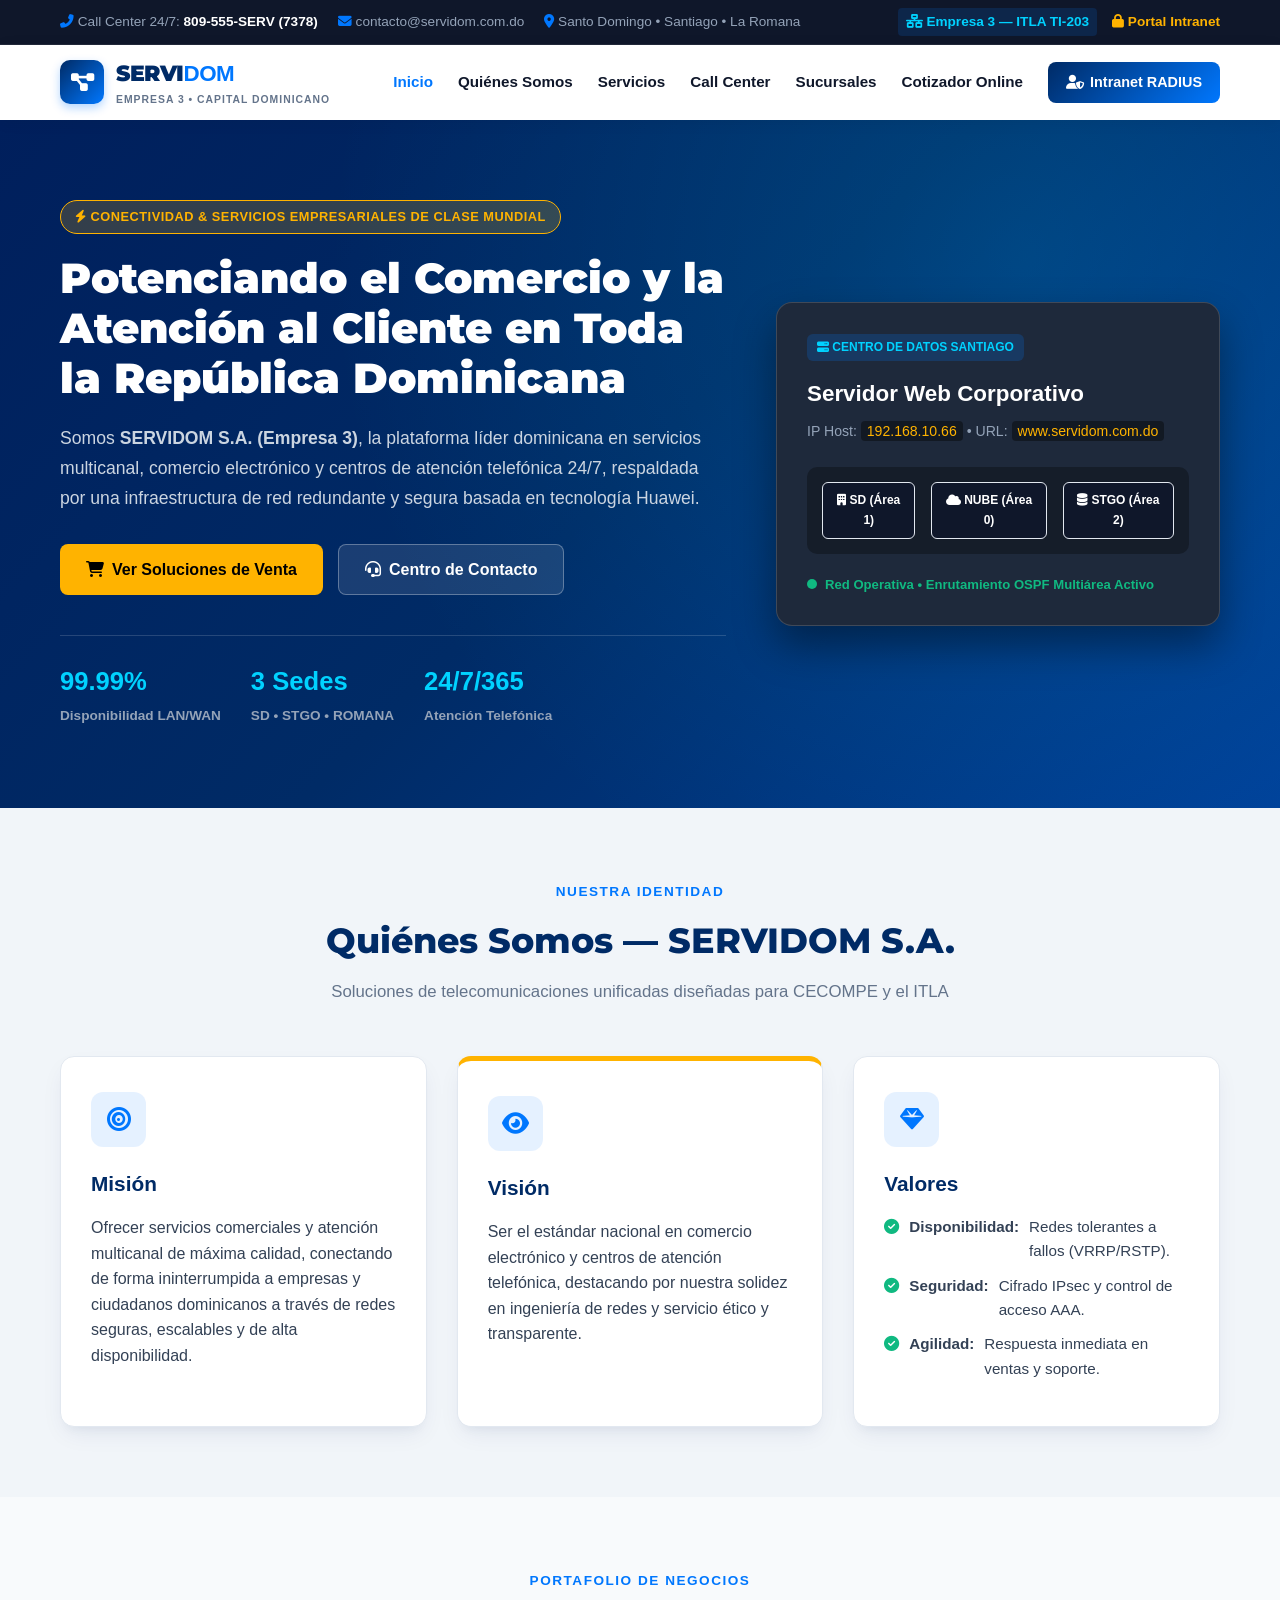
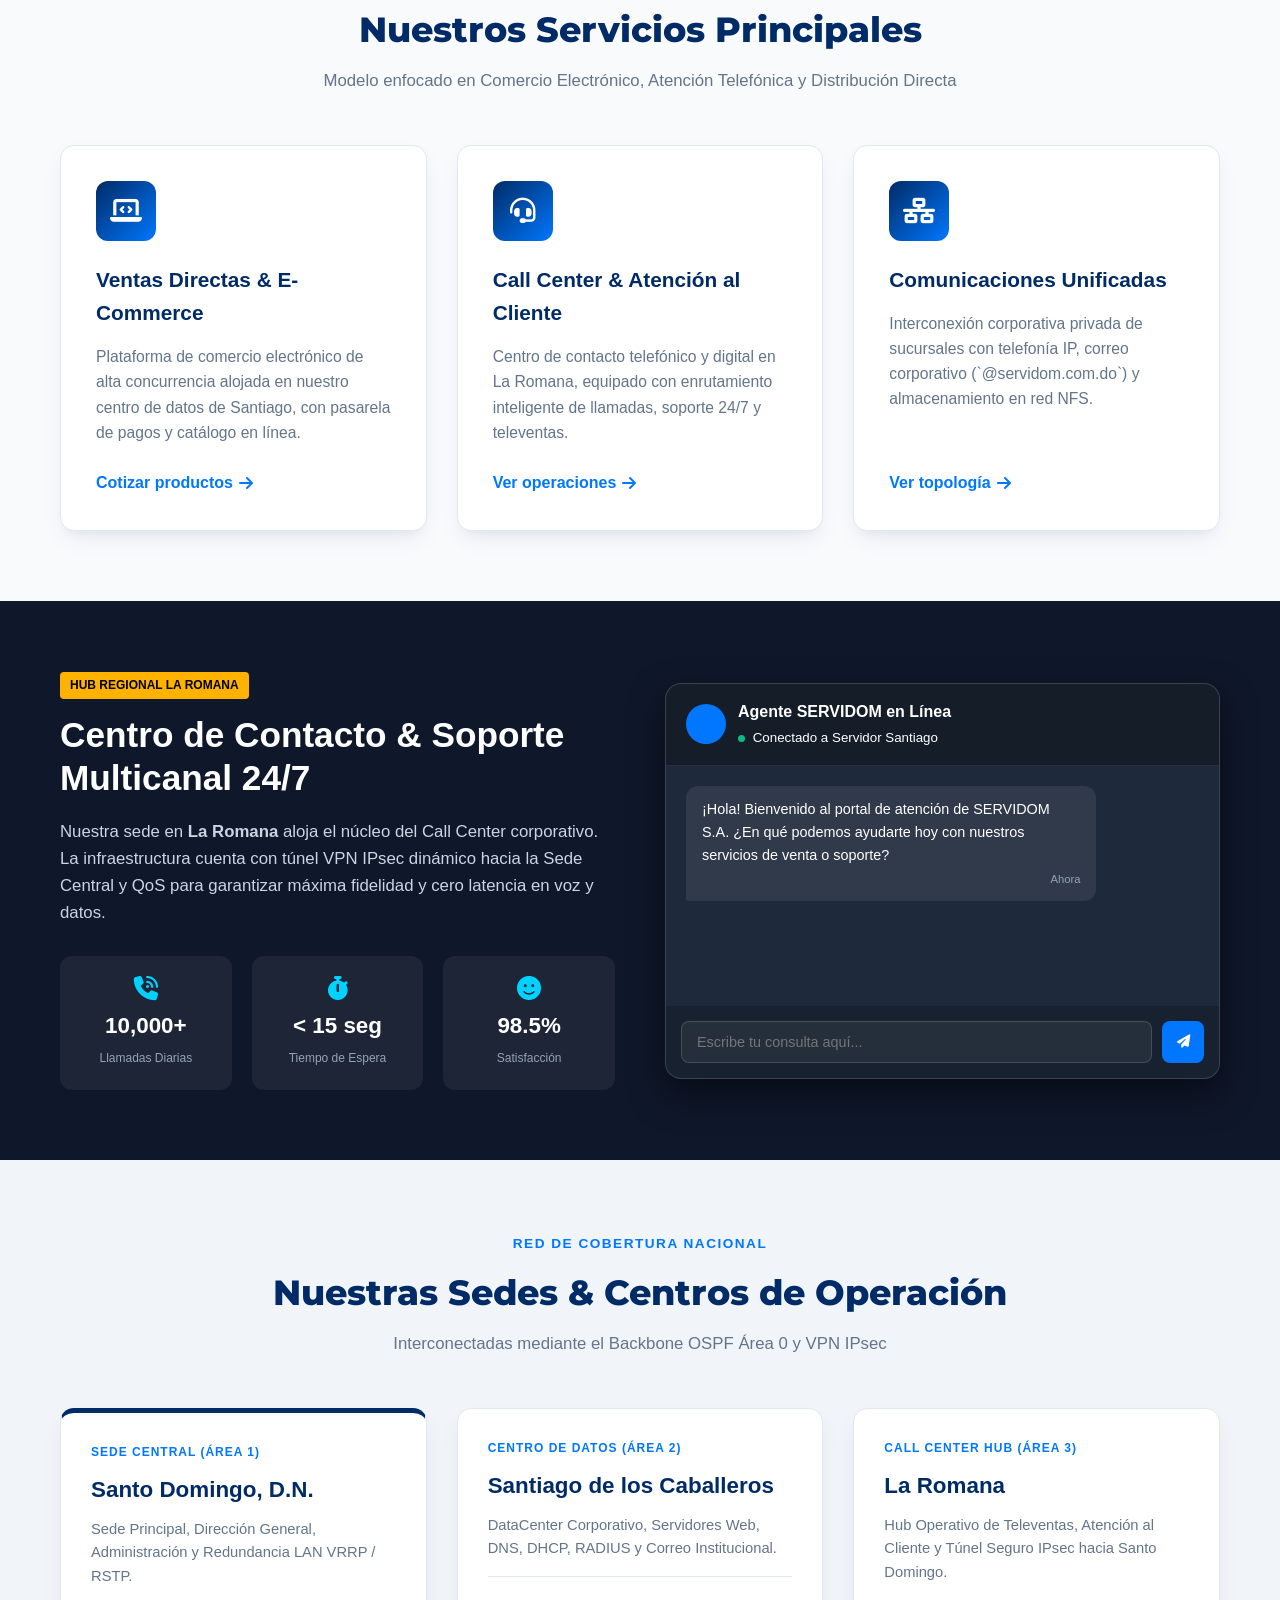
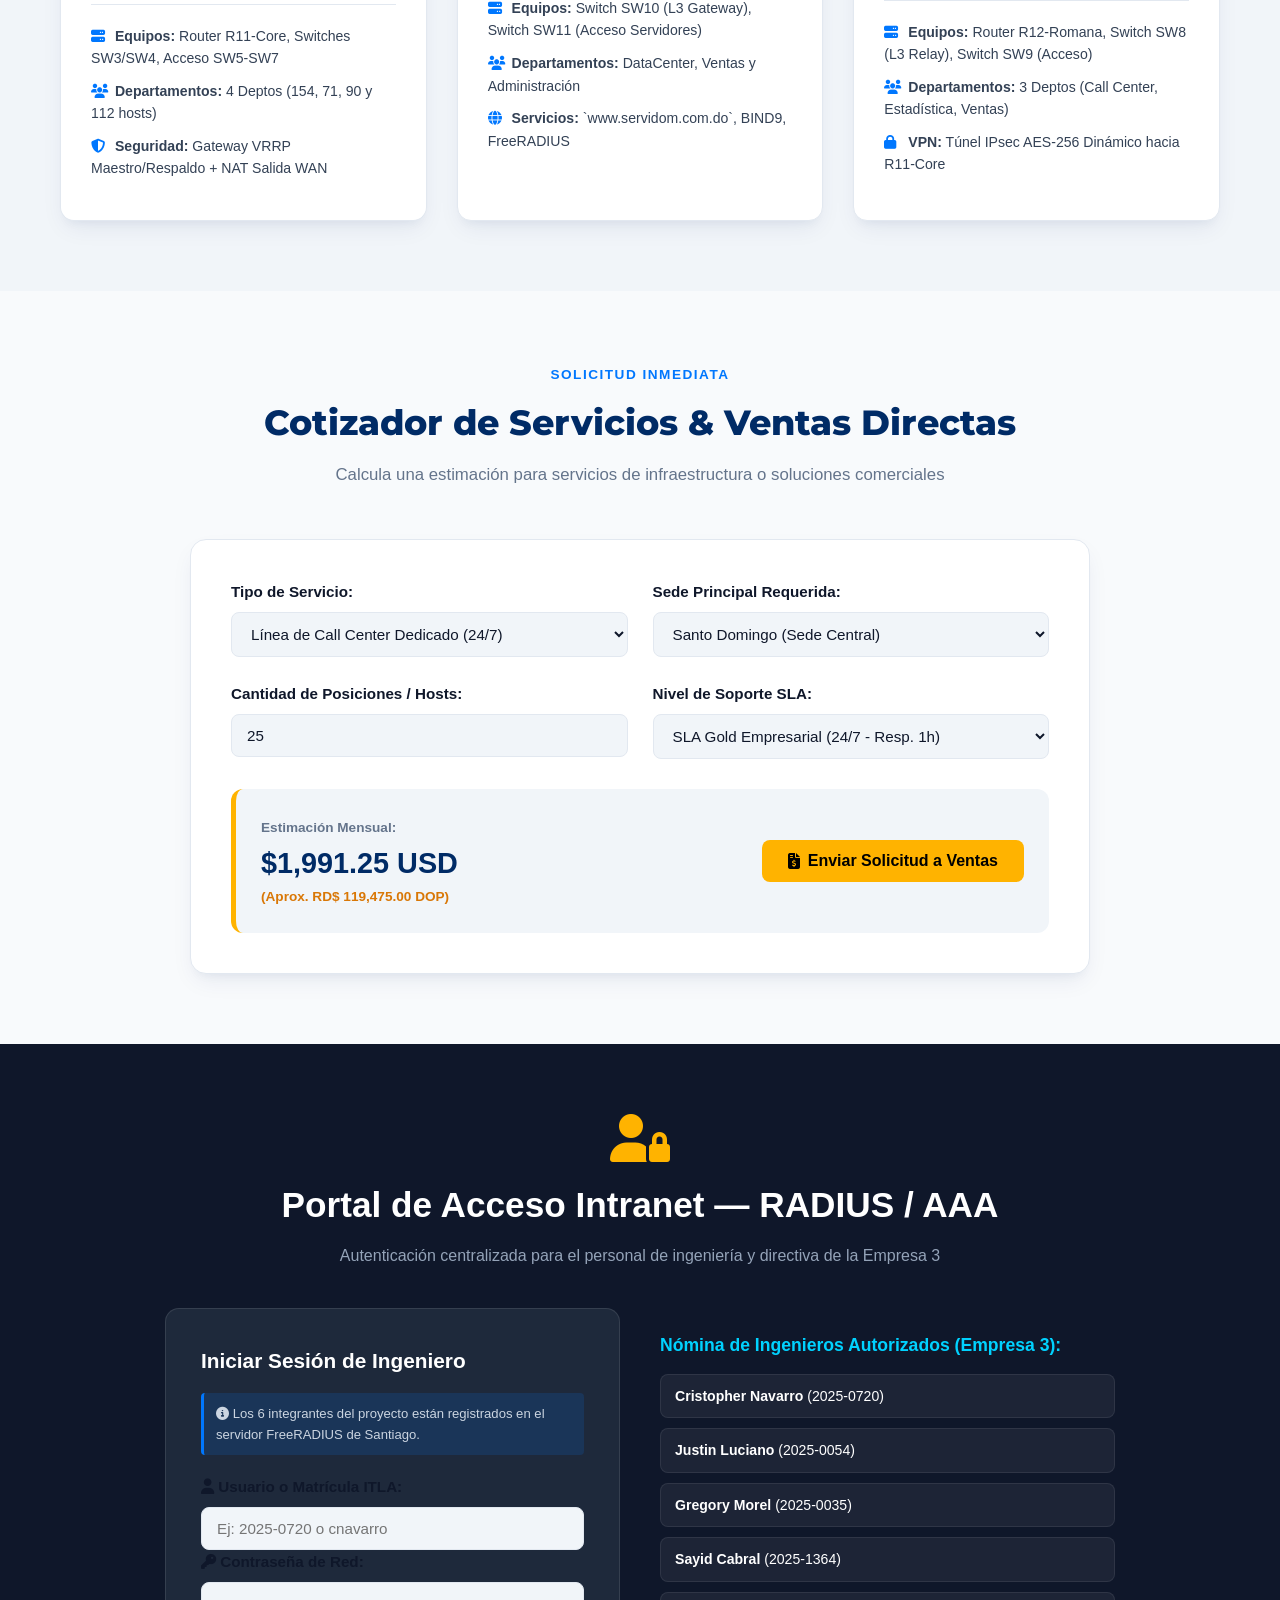
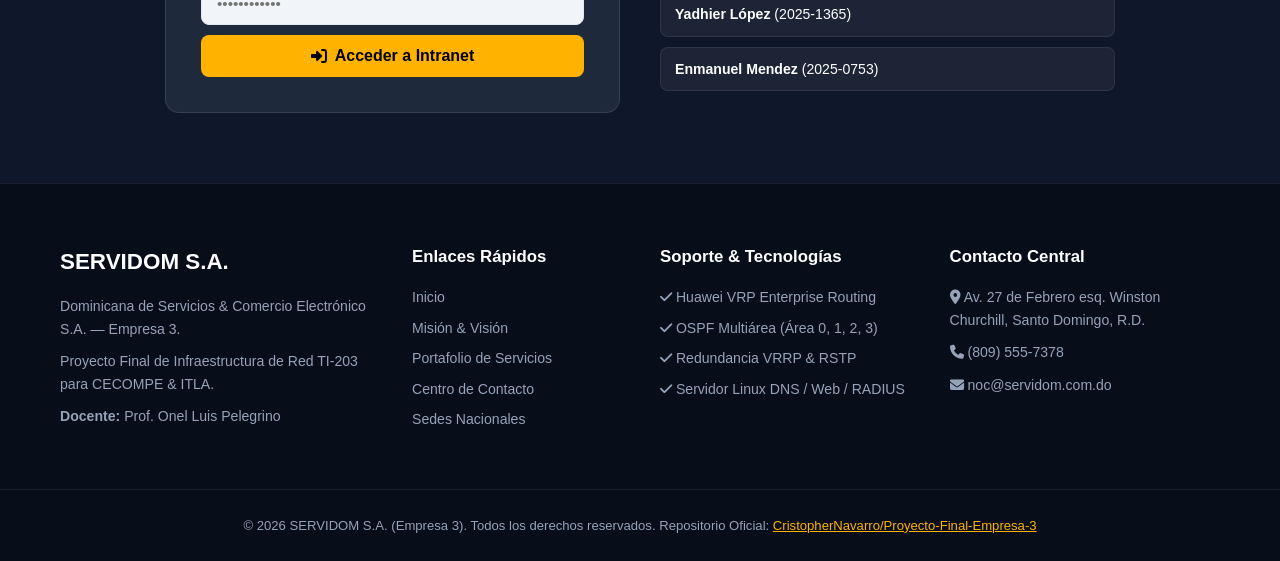
<file: web/index.html>
<!DOCTYPE html>
<html lang="es">
<head>
  <meta charset="UTF-8">
  <meta name="viewport" content="width=device-width, initial-scale=1.0">
  <title>SERVIDOM S.A. | Dominicana de Servicios & Comercio Electrónico (Empresa 3)</title>
  <link rel="stylesheet" href="styles.css">
  <link rel="stylesheet" href="https://cdnjs.cloudflare.com/ajax/libs/font-awesome/6.4.0/css/all.min.css">
  <link rel="preconnect" href="https://fonts.googleapis.com">
  <link rel="preconnect" href="https://fonts.gstatic.com" crossorigin>
  <link href="https://fonts.googleapis.com/css2?family=Montserrat:wght@400;600;700;800;900&family=Segoe+UI:wght@300;400;600;700&display=swap" rel="stylesheet">
</head>
<body>

  <!-- TOP BAR -->
  <div class="top-bar">
    <div class="container top-bar-content">
      <div class="contact-mini">
        <span><i class="fas fa-phone-alt"></i> Call Center 24/7: <strong>809-555-SERV (7378)</strong></span>
        <span><i class="fas fa-envelope"></i> contacto@servidom.com.do</span>
        <span><i class="fas fa-map-marker-alt"></i> Santo Domingo &bull; Santiago &bull; La Romana</span>
      </div>
      <div class="social-mini">
        <span class="badge-org"><i class="fas fa-network-wired"></i> Empresa 3 — ITLA TI-203</span>
        <a href="#intranet" class="btn-intranet-quick"><i class="fas fa-lock"></i> Portal Intranet</a>
      </div>
    </div>
  </div>

  <!-- NAVBAR -->
  <nav class="navbar">
    <div class="container nav-container">
      <a href="#" class="brand-logo">
        <div class="brand-iso">
          <i class="fas fa-project-diagram"></i>
        </div>
        <div class="brand-text">
          <span class="brand-title">SERVI<span>DOM</span></span>
          <span class="brand-sub">EMPRESA 3 &bull; CAPITAL DOMINICANO</span>
        </div>
      </a>

      <button class="nav-toggle" id="navToggle">
        <i class="fas fa-bars"></i>
      </button>

      <ul class="nav-menu" id="navMenu">
        <li><a href="#inicio" class="nav-link active">Inicio</a></li>
        <li><a href="#quienes-somos" class="nav-link">Quiénes Somos</a></li>
        <li><a href="#servicios" class="nav-link">Servicios</a></li>
        <li><a href="#call-center" class="nav-link">Call Center</a></li>
        <li><a href="#sucursales" class="nav-link">Sucursales</a></li>
        <li><a href="#cotizador" class="nav-link">Cotizador Online</a></li>
        <li><a href="#intranet" class="btn-nav-primary"><i class="fas fa-user-shield"></i> Intranet RADIUS</a></li>
      </ul>
    </div>
  </nav>

  <!-- HERO SECTION -->
  <header id="inicio" class="hero-section">
    <div class="container hero-grid">
      <div class="hero-text">
        <div class="hero-tag"><i class="fas fa-bolt"></i> CONECTIVIDAD & SERVICIOS EMPRESARIALES DE CLASE MUNDIAL</div>
        <h1>Potenciando el Comercio y la Atención al Cliente en Toda la República Dominicana</h1>
        <p>Somos <strong>SERVIDOM S.A. (Empresa 3)</strong>, la plataforma líder dominicana en servicios multicanal, comercio electrónico y centros de atención telefónica 24/7, respaldada por una infraestructura de red redundante y segura basada en tecnología Huawei.</p>
        <div class="hero-actions">
          <a href="#servicios" class="btn btn-primary"><i class="fas fa-shopping-cart"></i> Ver Soluciones de Venta</a>
          <a href="#call-center" class="btn btn-outline"><i class="fas fa-headset"></i> Centro de Contacto</a>
        </div>
        <div class="hero-stats">
          <div class="stat-item">
            <strong>99.99%</strong>
            <span>Disponibilidad LAN/WAN</span>
          </div>
          <div class="stat-item">
            <strong>3 Sedes</strong>
            <span>SD &bull; STGO &bull; ROMANA</span>
          </div>
          <div class="stat-item">
            <strong>24/7/365</strong>
            <span>Atención Telefónica</span>
          </div>
        </div>
      </div>
      <div class="hero-visual">
        <div class="network-card">
          <div class="card-chip"><i class="fas fa-server"></i> CENTRO DE DATOS SANTIAGO</div>
          <h3>Servidor Web Corporativo</h3>
          <p class="ip-info">IP Host: <code>192.168.10.66</code> &bull; URL: <code>www.servidom.com.do</code></p>
          <div class="topology-mini">
            <div class="node node-sd"><i class="fas fa-building"></i> SD (Área 1)</div>
            <div class="line"></div>
            <div class="node node-cloud"><i class="fas fa-cloud"></i> NUBE (Área 0)</div>
            <div class="line"></div>
            <div class="node node-stgo"><i class="fas fa-database"></i> STGO (Área 2)</div>
          </div>
          <div class="live-status">
            <span class="pulse-dot"></span> Red Operativa &bull; Enrutamiento OSPF Multiárea Activo
          </div>
        </div>
      </div>
    </div>
  </header>

  <!-- QUIÉNES SOMOS -->
  <section id="quienes-somos" class="section bg-light">
    <div class="container">
      <div class="section-header text-center">
        <span class="section-badge">NUESTRA IDENTIDAD</span>
        <h2>Quiénes Somos — SERVIDOM S.A.</h2>
        <p>Soluciones de telecomunicaciones unificadas diseñadas para CECOMPE y el ITLA</p>
      </div>

      <div class="about-grid">
        <div class="about-card">
          <div class="about-icon"><i class="fas fa-bullseye"></i></div>
          <h3>Misión</h3>
          <p>Ofrecer servicios comerciales y atención multicanal de máxima calidad, conectando de forma ininterrumpida a empresas y ciudadanos dominicanos a través de redes seguras, escalables y de alta disponibilidad.</p>
        </div>
        <div class="about-card highlight">
          <div class="about-icon"><i class="fas fa-eye"></i></div>
          <h3>Visión</h3>
          <p>Ser el estándar nacional en comercio electrónico y centros de atención telefónica, destacando por nuestra solidez en ingeniería de redes y servicio ético y transparente.</p>
        </div>
        <div class="about-card">
          <div class="about-icon"><i class="fas fa-gem"></i></div>
          <h3>Valores</h3>
          <ul class="values-list">
            <li><i class="fas fa-check-circle"></i> <strong>Disponibilidad:</strong> Redes tolerantes a fallos (VRRP/RSTP).</li>
            <li><i class="fas fa-check-circle"></i> <strong>Seguridad:</strong> Cifrado IPsec y control de acceso AAA.</li>
            <li><i class="fas fa-check-circle"></i> <strong>Agilidad:</strong> Respuesta inmediata en ventas y soporte.</li>
          </ul>
        </div>
      </div>
    </div>
  </section>

  <!-- SERVICIOS Y VENTAS DIRECTAS -->
  <section id="servicios" class="section">
    <div class="container">
      <div class="section-header text-center">
        <span class="section-badge">PORTAFOLIO DE NEGOCIOS</span>
        <h2>Nuestros Servicios Principales</h2>
        <p>Modelo enfocado en Comercio Electrónico, Atención Telefónica y Distribución Directa</p>
      </div>

      <div class="services-grid">
        <div class="service-box">
          <div class="service-icon"><i class="fas fa-laptop-code"></i></div>
          <h3>Ventas Directas & E-Commerce</h3>
          <p>Plataforma de comercio electrónico de alta concurrencia alojada en nuestro centro de datos de Santiago, con pasarela de pagos y catálogo en línea.</p>
          <a href="#cotizador" class="link-arrow">Cotizar productos <i class="fas fa-arrow-right"></i></a>
        </div>

        <div class="service-box">
          <div class="service-icon"><i class="fas fa-headset"></i></div>
          <h3>Call Center & Atención al Cliente</h3>
          <p>Centro de contacto telefónico y digital en La Romana, equipado con enrutamiento inteligente de llamadas, soporte 24/7 y televentas.</p>
          <a href="#call-center" class="link-arrow">Ver operaciones <i class="fas fa-arrow-right"></i></a>
        </div>

        <div class="service-box">
          <div class="service-icon"><i class="fas fa-network-wired"></i></div>
          <h3>Comunicaciones Unificadas</h3>
          <p>Interconexión corporativa privada de sucursales con telefonía IP, correo corporativo (`@servidom.com.do`) y almacenamiento en red NFS.</p>
          <a href="#sucursales" class="link-arrow">Ver topología <i class="fas fa-arrow-right"></i></a>
        </div>
      </div>
    </div>
  </section>

  <!-- CALL CENTER INTERACTIVO -->
  <section id="call-center" class="section bg-dark text-white">
    <div class="container">
      <div class="call-center-grid">
        <div class="cc-info">
          <span class="badge-gold">HUB REGIONAL LA ROMANA</span>
          <h2>Centro de Contacto & Soporte Multicanal 24/7</h2>
          <p>Nuestra sede en <strong>La Romana</strong> aloja el núcleo del Call Center corporativo. La infraestructura cuenta con túnel VPN IPsec dinámico hacia la Sede Central y QoS para garantizar máxima fidelidad y cero latencia en voz y datos.</p>
          <div class="cc-metrics">
            <div class="metric">
              <i class="fas fa-phone-volume"></i>
              <h4>10,000+</h4>
              <span>Llamadas Diarias</span>
            </div>
            <div class="metric">
              <i class="fas fa-stopwatch"></i>
              <h4>&lt; 15 seg</h4>
              <span>Tiempo de Espera</span>
            </div>
            <div class="metric">
              <i class="fas fa-smile"></i>
              <h4>98.5%</h4>
              <span>Satisfacción</span>
            </div>
          </div>
        </div>

        <div class="cc-interactive">
          <div class="chat-mockup">
            <div class="chat-header">
              <div class="agent-avatar"><i class="fas fa-user-headset"></i></div>
              <div>
                <h4>Agente SERVIDOM en Línea</h4>
                <small><span class="online-indicator"></span> Conectado a Servidor Santiago</small>
              </div>
            </div>
            <div class="chat-body" id="chatBody">
              <div class="msg incoming">
                <p>¡Hola! Bienvenido al portal de atención de SERVIDOM S.A. ¿En qué podemos ayudarte hoy con nuestros servicios de venta o soporte?</p>
                <span class="msg-time">Ahora</span>
              </div>
            </div>
            <div class="chat-input-wrap">
              <input type="text" id="chatInput" placeholder="Escribe tu consulta aquí..." onkeypress="handleChatKey(event)">
              <button onclick="sendChatMessage()"><i class="fas fa-paper-plane"></i></button>
            </div>
          </div>
        </div>
      </div>
    </div>
  </section>

  <!-- MAPA DE SUCURSALES -->
  <section id="sucursales" class="section bg-light">
    <div class="container">
      <div class="section-header text-center">
        <span class="section-badge">RED DE COBERTURA NACIONAL</span>
        <h2>Nuestras Sedes & Centros de Operación</h2>
        <p>Interconectadas mediante el Backbone OSPF Área 0 y VPN IPsec</p>
      </div>

      <div class="branches-grid">
        <!-- Santo Domingo -->
        <div class="branch-card primary">
          <div class="branch-tag">SEDE CENTRAL (ÁREA 1)</div>
          <h3>Santo Domingo, D.N.</h3>
          <p class="role-desc">Sede Principal, Dirección General, Administración y Redundancia LAN VRRP / RSTP.</p>
          <ul class="branch-specs">
            <li><i class="fas fa-server"></i> <strong>Equipos:</strong> Router R11-Core, Switches SW3/SW4, Acceso SW5-SW7</li>
            <li><i class="fas fa-users"></i> <strong>Departamentos:</strong> 4 Deptos (154, 71, 90 y 112 hosts)</li>
            <li><i class="fas fa-shield-alt"></i> <strong>Seguridad:</strong> Gateway VRRP Maestro/Respaldo + NAT Salida WAN</li>
          </ul>
        </div>

        <!-- Santiago -->
        <div class="branch-card">
          <div class="branch-tag">CENTRO DE DATOS (ÁREA 2)</div>
          <h3>Santiago de los Caballeros</h3>
          <p class="role-desc">DataCenter Corporativo, Servidores Web, DNS, DHCP, RADIUS y Correo Institucional.</p>
          <ul class="branch-specs">
            <li><i class="fas fa-server"></i> <strong>Equipos:</strong> Switch SW10 (L3 Gateway), Switch SW11 (Acceso Servidores)</li>
            <li><i class="fas fa-users"></i> <strong>Departamentos:</strong> DataCenter, Ventas y Administración</li>
            <li><i class="fas fa-globe"></i> <strong>Servicios:</strong> `www.servidom.com.do`, BIND9, FreeRADIUS</li>
          </ul>
        </div>

        <!-- La Romana -->
        <div class="branch-card">
          <div class="branch-tag">CALL CENTER HUB (ÁREA 3)</div>
          <h3>La Romana</h3>
          <p class="role-desc">Hub Operativo de Televentas, Atención al Cliente y Túnel Seguro IPsec hacia Santo Domingo.</p>
          <ul class="branch-specs">
            <li><i class="fas fa-server"></i> <strong>Equipos:</strong> Router R12-Romana, Switch SW8 (L3 Relay), Switch SW9 (Acceso)</li>
            <li><i class="fas fa-users"></i> <strong>Departamentos:</strong> 3 Deptos (Call Center, Estadística, Ventas)</li>
            <li><i class="fas fa-lock"></i> <strong>VPN:</strong> Túnel IPsec AES-256 Dinámico hacia R11-Core</li>
          </ul>
        </div>
      </div>
    </div>
  </section>

  <!-- COTIZADOR EN LÍNEA -->
  <section id="cotizador" class="section">
    <div class="container">
      <div class="section-header text-center">
        <span class="section-badge">SOLICITUD INMEDIATA</span>
        <h2>Cotizador de Servicios & Ventas Directas</h2>
        <p>Calcula una estimación para servicios de infraestructura o soluciones comerciales</p>
      </div>

      <div class="cotizador-box">
        <form id="quoteForm" onsubmit="calculateQuote(event)">
          <div class="form-grid">
            <div class="form-group">
              <label>Tipo de Servicio:</label>
              <select id="serviceType" class="form-control" onchange="updateQuote()">
                <option value="callcenter">Línea de Call Center Dedicado (24/7)</option>
                <option value="ecommerce">Plataforma E-Commerce & Ventas Directas</option>
                <option value="infra">Implementación de Infraestructura de Red Huawei</option>
                <option value="vpn">Enlace VPN IPsec Seguro Inter-Sucursales</option>
              </select>
            </div>
            <div class="form-group">
              <label>Sede Principal Requerida:</label>
              <select id="branchReq" class="form-control">
                <option value="sd">Santo Domingo (Sede Central)</option>
                <option value="stgo">Santiago (Centro de Datos)</option>
                <option value="rom">La Romana (Hub Operativo)</option>
                <option value="all">Todas las Sedes Nacionales</option>
              </select>
            </div>
            <div class="form-group">
              <label>Cantidad de Posiciones / Hosts:</label>
              <input type="number" id="hostsCount" class="form-control" value="25" min="1" max="500" oninput="updateQuote()">
            </div>
            <div class="form-group">
              <label>Nivel de Soporte SLA:</label>
              <select id="slaLevel" class="form-control" onchange="updateQuote()">
                <option value="standard">SLA Estándar (8x5 - Tiempo resp. 4h)</option>
                <option value="gold" selected>SLA Gold Empresarial (24/7 - Resp. 1h)</option>
                <option value="platinum">SLA Platinum Crítico (24/7 - Resp. 15min)</option>
              </select>
            </div>
          </div>

          <div class="quote-result" id="quoteResult">
            <div class="price-display">
              <span>Estimación Mensual:</span>
              <h3 id="priceUSD">$1,450.00 USD</h3>
              <p id="priceDOP">(Aprox. RD$ 87,000.00 DOP)</p>
            </div>
            <button type="submit" class="btn btn-primary"><i class="fas fa-file-invoice-dollar"></i> Enviar Solicitud a Ventas</button>
          </div>
        </form>
      </div>
    </div>
  </section>

  <!-- PORTAL INTRANET RADIUS -->
  <section id="intranet" class="section bg-dark text-white">
    <div class="container">
      <div class="intranet-box">
        <div class="intranet-header text-center">
          <i class="fas fa-user-lock intranet-lock-icon"></i>
          <h2>Portal de Acceso Intranet — RADIUS / AAA</h2>
          <p>Autenticación centralizada para el personal de ingeniería y directiva de la Empresa 3</p>
        </div>

        <div class="login-wrapper">
          <div class="login-card">
            <h3>Iniciar Sesión de Ingeniero</h3>
            <div class="auth-notice">
              <i class="fas fa-info-circle"></i> Los 6 integrantes del proyecto están registrados en el servidor FreeRADIUS de Santiago.
            </div>
            <form id="intranetForm" onsubmit="handleIntranetLogin(event)">
              <div class="form-group">
                <label><i class="fas fa-user"></i> Usuario o Matrícula ITLA:</label>
                <input type="text" id="intraUser" class="form-control" placeholder="Ej: 2025-0720 o cnavarro" required>
              </div>
              <div class="form-group">
                <label><i class="fas fa-key"></i> Contraseña de Red:</label>
                <input type="password" id="intraPass" class="form-control" placeholder="••••••••••••" required>
              </div>
              <button type="submit" class="btn btn-primary btn-block"><i class="fas fa-sign-in-alt"></i> Acceder a Intranet</button>
            </form>
            <div id="loginFeedback" class="login-feedback"></div>
          </div>

          <div class="intranet-directory">
            <h4>Nómina de Ingenieros Autorizados (Empresa 3):</h4>
            <div class="engineer-tags">
              <span class="eng-tag" onclick="fillLogin('2025-0720')"><strong>Cristopher Navarro</strong> (2025-0720)</span>
              <span class="eng-tag" onclick="fillLogin('2025-0054')"><strong>Justin Luciano</strong> (2025-0054)</span>
              <span class="eng-tag" onclick="fillLogin('2025-0035')"><strong>Gregory Morel</strong> (2025-0035)</span>
              <span class="eng-tag" onclick="fillLogin('2025-1364')"><strong>Sayid Cabral</strong> (2025-1364)</span>
              <span class="eng-tag" onclick="fillLogin('2025-1365')"><strong>Yadhier López</strong> (2025-1365)</span>
              <span class="eng-tag" onclick="fillLogin('2025-0753')"><strong>Enmanuel Mendez</strong> (2025-0753)</span>
            </div>
          </div>
        </div>
      </div>
    </div>
  </section>

  <!-- FOOTER -->
  <footer class="footer">
    <div class="container footer-content">
      <div class="footer-col">
        <h3>SERVIDOM S.A.</h3>
        <p>Dominicana de Servicios & Comercio Electrónico S.A. — Empresa 3.</p>
        <p>Proyecto Final de Infraestructura de Red TI-203 para CECOMPE & ITLA.</p>
        <p><strong>Docente:</strong> Prof. Onel Luis Pelegrino</p>
      </div>
      <div class="footer-col">
        <h4>Enlaces Rápidos</h4>
        <ul>
          <li><a href="#inicio">Inicio</a></li>
          <li><a href="#quienes-somos">Misión & Visión</a></li>
          <li><a href="#servicios">Portafolio de Servicios</a></li>
          <li><a href="#call-center">Centro de Contacto</a></li>
          <li><a href="#sucursales">Sedes Nacionales</a></li>
        </ul>
      </div>
      <div class="footer-col">
        <h4>Soporte & Tecnologías</h4>
        <ul>
          <li><i class="fas fa-check"></i> Huawei VRP Enterprise Routing</li>
          <li><i class="fas fa-check"></i> OSPF Multiárea (Área 0, 1, 2, 3)</li>
          <li><i class="fas fa-check"></i> Redundancia VRRP & RSTP</li>
          <li><i class="fas fa-check"></i> Servidor Linux DNS / Web / RADIUS</li>
        </ul>
      </div>
      <div class="footer-col">
        <h4>Contacto Central</h4>
        <p><i class="fas fa-map-marker-alt"></i> Av. 27 de Febrero esq. Winston Churchill, Santo Domingo, R.D.</p>
        <p><i class="fas fa-phone"></i> (809) 555-7378</p>
        <p><i class="fas fa-envelope"></i> noc@servidom.com.do</p>
      </div>
    </div>
    <div class="footer-bottom text-center">
      <p>&copy; 2026 SERVIDOM S.A. (Empresa 3). Todos los derechos reservados. Repositorio Oficial: <a href="https://github.com/CristopherNavarro/Proyecto-Final-Empresa-3" target="_blank" style="color:var(--gold);">CristopherNavarro/Proyecto-Final-Empresa-3</a></p>
    </div>
  </footer>

  <script src="app.js"></script>
</body>
</html>
</file>
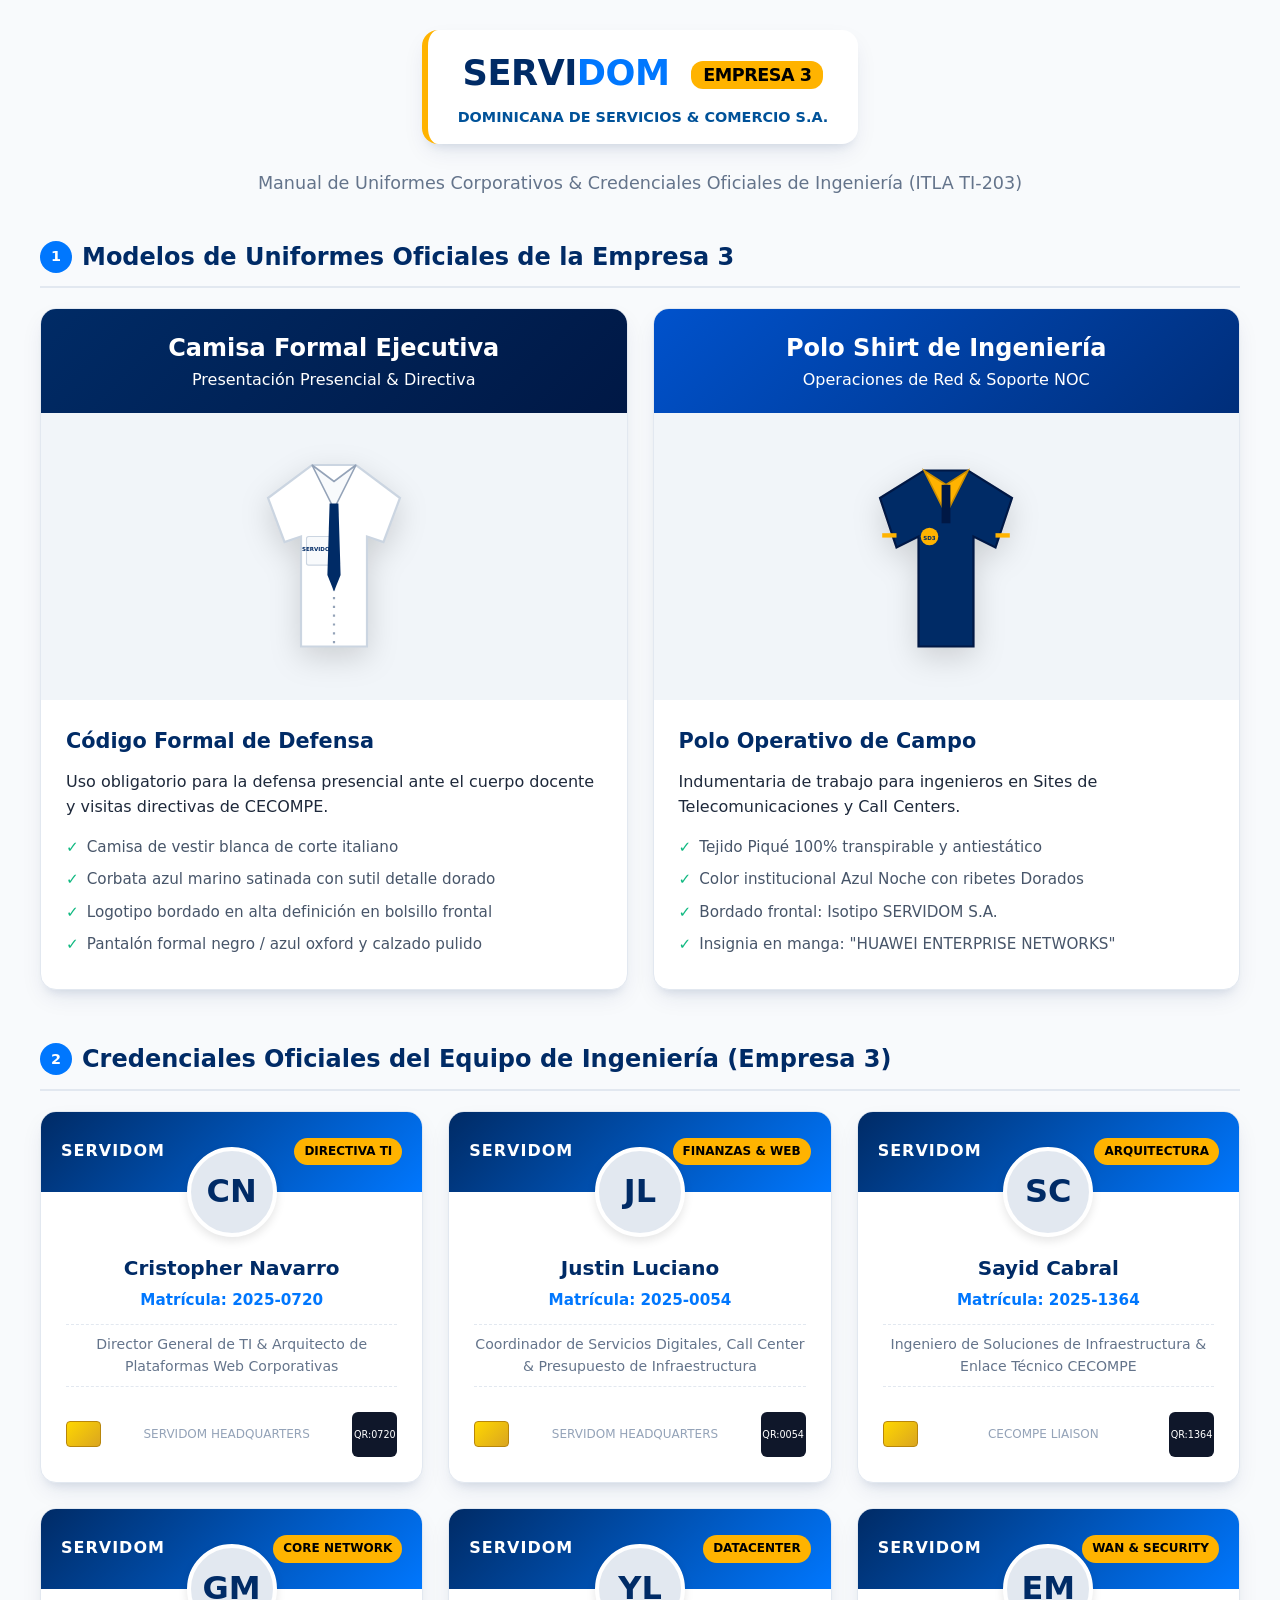
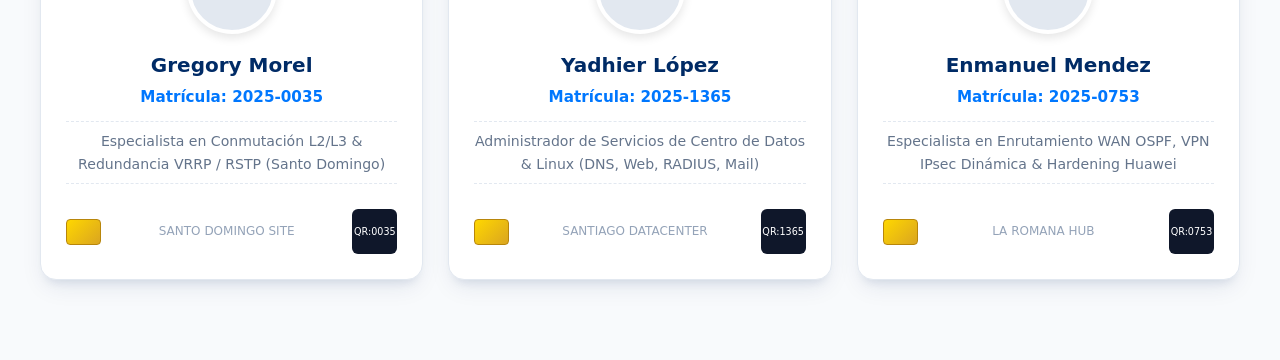
<file: branding/uniformes-corporativos.html>
<!DOCTYPE html>
<html lang="es">
<head>
  <meta charset="UTF-8">
  <meta name="viewport" content="width=device-width, initial-scale=1.0">
  <title>Identidad Corporativa & Uniformes — SERVIDOM S.A. (Empresa 3)</title>
  <style>
    :root {
      --primary: #002B66;
      --secondary: #0077FE;
      --gold: #FFB300;
      --dark: #1E293B;
      --light: #F8FAFC;
      --border: #E2E8F0;
      --card-shadow: 0 10px 25px -5px rgba(0, 43, 102, 0.1), 0 8px 10px -6px rgba(0, 43, 102, 0.1);
    }
    * { box-sizing: border-box; margin: 0; padding: 0; font-family: 'Segoe UI', system-ui, -apple-system, sans-serif; }
    body { background-color: var(--light); color: var(--dark); line-height: 1.6; padding: 30px 15px; }
    .container { max-width: 1200px; margin: 0 auto; }
    header { text-align: center; margin-bottom: 40px; }
    .logo-badge { display: inline-block; background: white; padding: 15px 30px; border-radius: 16px; box-shadow: var(--card-shadow); margin-bottom: 20px; border-left: 6px solid var(--gold); }
    h1 { color: var(--primary); font-size: 2.2rem; font-weight: 800; }
    p.subtitle { color: #64748B; font-size: 1.1rem; margin-top: 5px; }
    
    .grid-section { margin-bottom: 50px; }
    .section-title { font-size: 1.5rem; color: var(--primary); margin-bottom: 20px; display: flex; align-items: center; gap: 10px; border-bottom: 2px solid var(--border); padding-bottom: 10px; }
    .section-title span { background: var(--secondary); color: white; border-radius: 50%; width: 32px; height: 32px; display: inline-flex; align-items: center; justify-content: center; font-size: 0.9rem; }

    /* Uniforms layout */
    .uniform-grid { display: grid; grid-template-columns: repeat(auto-fit, minmax(320px, 1fr)); gap: 25px; }
    .uniform-card { background: white; border-radius: 16px; overflow: hidden; box-shadow: var(--card-shadow); border: 1px solid var(--border); transition: transform 0.3s ease; }
    .uniform-card:hover { transform: translateY(-5px); }
    .uniform-header { padding: 20px; text-align: center; color: white; }
    .uniform-header.formal { background: linear-gradient(135deg, #002B66, #001845); }
    .uniform-header.polo { background: linear-gradient(135deg, #0052CC, #002E7A); }
    .uniform-header.tech { background: linear-gradient(135deg, #0F172A, #334155); }
    
    .mockup-preview { padding: 30px 20px; text-align: center; background: #F1F5F9; position: relative; }
    .shirt-svg { max-width: 220px; filter: drop-shadow(0 10px 15px rgba(0,0,0,0.15)); }
    .uniform-body { padding: 25px; }
    .uniform-body h3 { color: var(--primary); margin-bottom: 10px; font-size: 1.3rem; }
    .feature-list { list-style: none; margin-top: 15px; }
    .feature-list li { margin-bottom: 8px; font-size: 0.95rem; display: flex; align-items: center; gap: 8px; color: #475569; }
    .feature-list li::before { content: "✓"; color: #10B981; font-weight: bold; }

    /* ID Cards Layout */
    .badges-grid { display: grid; grid-template-columns: repeat(auto-fit, minmax(340px, 1fr)); gap: 25px; }
    .id-card { background: white; border-radius: 16px; overflow: hidden; box-shadow: var(--card-shadow); border: 1px solid var(--border); display: flex; flex-direction: column; position: relative; }
    .id-card-top { background: linear-gradient(135deg, var(--primary), var(--secondary)); height: 80px; position: relative; display: flex; align-items: center; justify-content: space-between; padding: 0 20px; }
    .id-card-top img, .id-card-top .top-logo { height: 28px; fill: white; color: white; font-weight: bold; letter-spacing: 1px; }
    .id-card-badge-role { background: var(--gold); color: #000; font-weight: 700; font-size: 0.75rem; padding: 4px 10px; border-radius: 20px; text-transform: uppercase; }
    .id-card-avatar-wrap { text-align: center; margin-top: -45px; position: relative; z-index: 2; }
    .avatar-circle { width: 90px; height: 90px; border-radius: 50%; border: 4px solid white; background: #E2E8F0; display: inline-flex; align-items: center; justify-content: center; font-size: 2rem; color: var(--primary); font-weight: bold; box-shadow: 0 4px 10px rgba(0,0,0,0.1); }
    .id-card-info { padding: 15px 25px 25px; text-align: center; flex: 1; display: flex; flex-direction: column; }
    .id-name { font-size: 1.25rem; font-weight: 800; color: var(--primary); margin-bottom: 4px; }
    .id-matricula { color: var(--secondary); font-weight: 700; font-size: 0.95rem; margin-bottom: 12px; }
    .id-role-desc { font-size: 0.88rem; color: #64748B; margin-bottom: 15px; border-top: 1px dashed var(--border); border-bottom: 1px dashed var(--border); padding: 8px 0; }
    .id-footer { display: flex; justify-content: space-between; align-items: center; margin-top: auto; padding-top: 10px; font-size: 0.75rem; color: #94A3B8; }
    .qr-box { width: 45px; height: 45px; background: #0F172A; border-radius: 6px; display: flex; align-items: center; justify-content: center; color: white; font-size: 0.6rem; }
    .badge-chip { width: 35px; height: 26px; background: linear-gradient(135deg, #FFD700, #DAA520); border-radius: 4px; border: 1px solid #B8860B; }
  </style>
</head>
<body>

<div class="container">
  <header>
    <div class="logo-badge">
      <h1 style="letter-spacing: -0.5px;">SERVI<span style="color:#0077FE;">DOM</span> <span style="font-size:1.1rem; vertical-align:middle; background:#FFB300; color:#000; padding:4px 12px; border-radius:12px; margin-left:10px;">EMPRESA 3</span></h1>
      <p style="font-size:0.9rem; color:#005299; font-weight:600; margin-top:5px;">DOMINICANA DE SERVICIOS &amp; COMERCIO S.A.</p>
    </div>
    <p class="subtitle">Manual de Uniformes Corporativos &amp; Credenciales Oficiales de Ingeniería (ITLA TI-203)</p>
  </header>

  <!-- SECCIÓN 1: UNIFORMES -->
  <section class="grid-section">
    <h2 class="section-title"><span>1</span> Modelos de Uniformes Oficiales de la Empresa 3</h2>
    <div class="uniform-grid">
      
      <!-- UNIFORME FORMAL (DEFENSA) -->
      <div class="uniform-card">
        <div class="uniform-header formal">
          <h2>Camisa Formal Ejecutiva</h2>
          <p>Presentación Presencial &amp; Directiva</p>
        </div>
        <div class="mockup-preview">
          <!-- SVG Camisa Ejecutiva -->
          <svg class="shirt-svg" viewBox="0 0 200 200" xmlns="http://www.w3.org/2000/svg">
            <path d="M40,50 L80,20 L120,20 L160,50 L145,90 L130,85 L130,185 L70,185 L70,85 L55,90 Z" fill="#FFFFFF" stroke="#CBD5E1" stroke-width="2"/>
            <!-- Cuello -->
            <polygon points="80,20 100,60 120,20 100,35" fill="#F8FAFC" stroke="#94A3B8" stroke-width="1.5"/>
            <!-- Botonera central -->
            <line x1="100" y1="60" x2="100" y2="185" stroke="#94A3B8" stroke-width="2" stroke-dasharray="2,6"/>
            <!-- Bolsillo con bordado SERVIDOM -->
            <rect x="75" y="85" width="22" height="26" rx="2" fill="#F8FAFC" stroke="#CBD5E1" stroke-width="1"/>
            <text x="86" y="98" font-size="5" font-weight="bold" fill="#002B66" text-anchor="middle">SERVIDOM</text>
            <!-- Corbata Formal Azul Marino -->
            <polygon points="96,55 104,55 106,120 100,135 94,120" fill="#002B66"/>
          </svg>
        </div>
        <div class="uniform-body">
          <h3>Código Formal de Defensa</h3>
          <p>Uso obligatorio para la defensa presencial ante el cuerpo docente y visitas directivas de CECOMPE.</p>
          <ul class="feature-list">
            <li>Camisa de vestir blanca de corte italiano</li>
            <li>Corbata azul marino satinada con sutil detalle dorado</li>
            <li>Logotipo bordado en alta definición en bolsillo frontal</li>
            <li>Pantalón formal negro / azul oxford y calzado pulido</li>
          </ul>
        </div>
      </div>

      <!-- POLO INGENIERÍA Y REDES -->
      <div class="uniform-card">
        <div class="uniform-header polo">
          <h2>Polo Shirt de Ingeniería</h2>
          <p>Operaciones de Red &amp; Soporte NOC</p>
        </div>
        <div class="mockup-preview">
          <!-- SVG Polo Ingenieria -->
          <svg class="shirt-svg" viewBox="0 0 200 200" xmlns="http://www.w3.org/2000/svg">
            <path d="M40,50 L80,25 L120,25 L160,50 L145,95 L125,85 L125,185 L75,185 L75,85 L55,95 Z" fill="#002B66" stroke="#001845" stroke-width="2"/>
            <!-- Cuello dorado con ribete -->
            <polygon points="80,25 100,65 120,25 100,38" fill="#FFB300" stroke="#CC8E00" stroke-width="1.5"/>
            <!-- Botonera -->
            <rect x="96" y="38" width="8" height="35" fill="#001845"/>
            <!-- Logo SERVIDOM dorado -->
            <circle cx="85" cy="85" r="8" fill="#FFB300"/>
            <text x="85" y="88" font-size="5" font-weight="900" fill="#002B66" text-anchor="middle">SD3</text>
            <!-- Detalle manga -->
            <rect x="42" y="82" width="13" height="4" fill="#FFB300"/>
            <rect x="145" y="82" width="13" height="4" fill="#FFB300"/>
          </svg>
        </div>
        <div class="uniform-body">
          <h3>Polo Operativo de Campo</h3>
          <p>Indumentaria de trabajo para ingenieros en Sites de Telecomunicaciones y Call Centers.</p>
          <ul class="feature-list">
            <li>Tejido Piqué 100% transpirable y antiestático</li>
            <li>Color institucional Azul Noche con ribetes Dorados</li>
            <li>Bordado frontal: Isotipo SERVIDOM S.A.</li>
            <li>Insignia en manga: "HUAWEI ENTERPRISE NETWORKS"</li>
          </ul>
        </div>
      </div>

    </div>
  </section>

  <!-- SECCIÓN 2: CARNETS / GAFETES -->
  <section class="grid-section">
    <h2 class="section-title"><span>2</span> Credenciales Oficiales del Equipo de Ingeniería (Empresa 3)</h2>
    <div class="badges-grid">
      
      <!-- 1. Cristopher Navarro -->
      <div class="id-card">
        <div class="id-card-top">
          <span class="top-logo">SERVIDOM</span>
          <span class="id-card-badge-role">DIRECTIVA TI</span>
        </div>
        <div class="id-card-avatar-wrap">
          <div class="avatar-circle">CN</div>
        </div>
        <div class="id-card-info">
          <h3 class="id-name">Cristopher Navarro</h3>
          <p class="id-matricula">Matrícula: 2025-0720</p>
          <p class="id-role-desc">Director General de TI &amp; Arquitecto de Plataformas Web Corporativas</p>
          <div class="id-footer">
            <div class="badge-chip"></div>
            <span>SERVIDOM HEADQUARTERS</span>
            <div class="qr-box">QR:0720</div>
          </div>
        </div>
      </div>

      <!-- 2. Justin Luciano -->
      <div class="id-card">
        <div class="id-card-top">
          <span class="top-logo">SERVIDOM</span>
          <span class="id-card-badge-role">FINANZAS &amp; WEB</span>
        </div>
        <div class="id-card-avatar-wrap">
          <div class="avatar-circle">JL</div>
        </div>
        <div class="id-card-info">
          <h3 class="id-name">Justin Luciano</h3>
          <p class="id-matricula">Matrícula: 2025-0054</p>
          <p class="id-role-desc">Coordinador de Servicios Digitales, Call Center &amp; Presupuesto de Infraestructura</p>
          <div class="id-footer">
            <div class="badge-chip"></div>
            <span>SERVIDOM HEADQUARTERS</span>
            <div class="qr-box">QR:0054</div>
          </div>
        </div>
      </div>

      <!-- 3. Sayid Cabral -->
      <div class="id-card">
        <div class="id-card-top">
          <span class="top-logo">SERVIDOM</span>
          <span class="id-card-badge-role">ARQUITECTURA</span>
        </div>
        <div class="id-card-avatar-wrap">
          <div class="avatar-circle">SC</div>
        </div>
        <div class="id-card-info">
          <h3 class="id-name">Sayid Cabral</h3>
          <p class="id-matricula">Matrícula: 2025-1364</p>
          <p class="id-role-desc">Ingeniero de Soluciones de Infraestructura &amp; Enlace Técnico CECOMPE</p>
          <div class="id-footer">
            <div class="badge-chip"></div>
            <span>CECOMPE LIAISON</span>
            <div class="qr-box">QR:1364</div>
          </div>
        </div>
      </div>

      <!-- 4. Gregory Morel -->
      <div class="id-card">
        <div class="id-card-top">
          <span class="top-logo">SERVIDOM</span>
          <span class="id-card-badge-role">CORE NETWORK</span>
        </div>
        <div class="id-card-avatar-wrap">
          <div class="avatar-circle">GM</div>
        </div>
        <div class="id-card-info">
          <h3 class="id-name">Gregory Morel</h3>
          <p class="id-matricula">Matrícula: 2025-0035</p>
          <p class="id-role-desc">Especialista en Conmutación L2/L3 &amp; Redundancia VRRP / RSTP (Santo Domingo)</p>
          <div class="id-footer">
            <div class="badge-chip"></div>
            <span>SANTO DOMINGO SITE</span>
            <div class="qr-box">QR:0035</div>
          </div>
        </div>
      </div>

      <!-- 5. Yadhier López -->
      <div class="id-card">
        <div class="id-card-top">
          <span class="top-logo">SERVIDOM</span>
          <span class="id-card-badge-role">DATACENTER</span>
        </div>
        <div class="id-card-avatar-wrap">
          <div class="avatar-circle">YL</div>
        </div>
        <div class="id-card-info">
          <h3 class="id-name">Yadhier López</h3>
          <p class="id-matricula">Matrícula: 2025-1365</p>
          <p class="id-role-desc">Administrador de Servicios de Centro de Datos &amp; Linux (DNS, Web, RADIUS, Mail)</p>
          <div class="id-footer">
            <div class="badge-chip"></div>
            <span>SANTIAGO DATACENTER</span>
            <div class="qr-box">QR:1365</div>
          </div>
        </div>
      </div>

      <!-- 6. Enmanuel Mendez -->
      <div class="id-card">
        <div class="id-card-top">
          <span class="top-logo">SERVIDOM</span>
          <span class="id-card-badge-role">WAN &amp; SECURITY</span>
        </div>
        <div class="id-card-avatar-wrap">
          <div class="avatar-circle">EM</div>
        </div>
        <div class="id-card-info">
          <h3 class="id-name">Enmanuel Mendez</h3>
          <p class="id-matricula">Matrícula: 2025-0753</p>
          <p class="id-role-desc">Especialista en Enrutamiento WAN OSPF, VPN IPsec Dinámica &amp; Hardening Huawei</p>
          <div class="id-footer">
            <div class="badge-chip"></div>
            <span>LA ROMANA HUB</span>
            <div class="qr-box">QR:0753</div>
          </div>
        </div>
      </div>

    </div>
  </section>
</div>

</body>
</html>
</file>
<file: web/styles.css>
/* STYLES FOR SERVIDOM S.A. - EMPRESA 3 */
:root {
  --primary: #002B66;
  --primary-light: #0052CC;
  --secondary: #0077FE;
  --accent: #00D2FF;
  --gold: #FFB300;
  --gold-dark: #D97706;
  --dark: #0F172A;
  --dark-card: #1E293B;
  --light: #F8FAFC;
  --light-gray: #F1F5F9;
  --border: #E2E8F0;
  --text-main: #334155;
  --text-muted: #64748B;
  --success: #10B981;
  --shadow: 0 10px 25px -5px rgba(0, 43, 102, 0.08), 0 8px 10px -6px rgba(0, 43, 102, 0.05);
}

* {
  margin: 0;
  padding: 0;
  box-sizing: border-box;
  font-family: 'Segoe UI', -apple-system, BlinkMacSystemFont, Roboto, sans-serif;
}

body {
  background-color: var(--light);
  color: var(--text-main);
  line-height: 1.6;
}

.container {
  max-width: 1200px;
  margin: 0 auto;
  padding: 0 20px;
}

/* TOP BAR */
.top-bar {
  background: var(--dark);
  color: #94A3B8;
  font-size: 0.85rem;
  padding: 8px 0;
  border-bottom: 1px solid rgba(255,255,255,0.08);
}
.top-bar-content {
  display: flex;
  justify-content: space-between;
  align-items: center;
  flex-wrap: wrap;
  gap: 10px;
}
.contact-mini {
  display: flex;
  gap: 20px;
  align-items: center;
  flex-wrap: wrap;
}
.contact-mini i {
  color: var(--secondary);
}
.contact-mini strong {
  color: white;
}
.social-mini {
  display: flex;
  gap: 15px;
  align-items: center;
}
.badge-org {
  background: rgba(0, 119, 254, 0.15);
  color: var(--accent);
  padding: 3px 8px;
  border-radius: 4px;
  font-weight: 600;
}
.btn-intranet-quick {
  color: var(--gold);
  text-decoration: none;
  font-weight: 600;
  transition: color 0.2s;
}
.btn-intranet-quick:hover {
  color: white;
}

/* NAVBAR */
.navbar {
  background: white;
  box-shadow: 0 2px 15px rgba(0,0,0,0.06);
  position: sticky;
  top: 0;
  z-index: 1000;
}
.nav-container {
  display: flex;
  justify-content: space-between;
  align-items: center;
  height: 75px;
}
.brand-logo {
  display: flex;
  align-items: center;
  gap: 12px;
  text-decoration: none;
}
.brand-iso {
  width: 44px;
  height: 44px;
  background: linear-gradient(135deg, var(--primary), var(--secondary));
  color: white;
  border-radius: 10px;
  display: flex;
  align-items: center;
  justify-content: center;
  font-size: 1.3rem;
  box-shadow: 0 4px 10px rgba(0, 119, 254, 0.3);
}
.brand-text {
  display: flex;
  flex-direction: column;
}
.brand-title {
  font-family: 'Montserrat', sans-serif;
  font-size: 1.4rem;
  font-weight: 900;
  color: var(--primary);
  letter-spacing: -0.5px;
}
.brand-title span {
  color: var(--secondary);
}
.brand-sub {
  font-size: 0.65rem;
  font-weight: 700;
  color: var(--text-muted);
  letter-spacing: 1px;
}
.nav-menu {
  display: flex;
  list-style: none;
  gap: 25px;
  align-items: center;
}
.nav-link {
  text-decoration: none;
  color: var(--dark);
  font-weight: 600;
  font-size: 0.95rem;
  transition: color 0.2s;
}
.nav-link:hover, .nav-link.active {
  color: var(--secondary);
}
.btn-nav-primary {
  background: linear-gradient(135deg, var(--primary), var(--secondary));
  color: white;
  padding: 9px 18px;
  border-radius: 8px;
  text-decoration: none;
  font-weight: 600;
  font-size: 0.9rem;
  transition: transform 0.2s, box-shadow 0.2s;
  display: inline-flex;
  align-items: center;
  gap: 6px;
}
.btn-nav-primary:hover {
  transform: translateY(-2px);
  box-shadow: 0 4px 12px rgba(0, 43, 102, 0.25);
}
.nav-toggle {
  display: none;
  background: none;
  border: none;
  font-size: 1.5rem;
  color: var(--primary);
  cursor: pointer;
}

/* HERO SECTION */
.hero-section {
  background: linear-gradient(135deg, #001F5C 0%, #002B66 50%, #004099 100%);
  color: white;
  padding: 80px 0;
  position: relative;
  overflow: hidden;
}
.hero-section::before {
  content: '';
  position: absolute;
  top: 0; left: 0; right: 0; bottom: 0;
  background: radial-gradient(circle at 80% 20%, rgba(0, 210, 255, 0.15) 0%, transparent 60%);
  pointer-events: none;
}
.hero-grid {
  display: grid;
  grid-template-columns: 1.2fr 0.8fr;
  gap: 50px;
  align-items: center;
  position: relative;
  z-index: 2;
}
.hero-tag {
  display: inline-block;
  background: rgba(255, 179, 0, 0.2);
  color: var(--gold);
  border: 1px solid var(--gold);
  padding: 6px 14px;
  border-radius: 20px;
  font-size: 0.8rem;
  font-weight: 700;
  margin-bottom: 20px;
  letter-spacing: 0.5px;
}
.hero-text h1 {
  font-family: 'Montserrat', sans-serif;
  font-size: 2.6rem;
  font-weight: 900;
  line-height: 1.2;
  margin-bottom: 20px;
}
.hero-text p {
  font-size: 1.1rem;
  color: #CBD5E1;
  margin-bottom: 30px;
  line-height: 1.7;
}
.hero-actions {
  display: flex;
  gap: 15px;
  margin-bottom: 40px;
  flex-wrap: wrap;
}
.btn {
  display: inline-flex;
  align-items: center;
  gap: 8px;
  padding: 12px 26px;
  border-radius: 8px;
  font-weight: 700;
  text-decoration: none;
  font-size: 1rem;
  cursor: pointer;
  border: none;
  transition: all 0.25s ease;
}
.btn-primary {
  background: var(--gold);
  color: #000;
}
.btn-primary:hover {
  background: #E5A100;
  transform: translateY(-2px);
  box-shadow: 0 6px 16px rgba(255, 179, 0, 0.3);
}
.btn-outline {
  background: rgba(255,255,255,0.1);
  color: white;
  border: 1px solid rgba(255,255,255,0.3);
}
.btn-outline:hover {
  background: white;
  color: var(--primary);
  transform: translateY(-2px);
}
.hero-stats {
  display: flex;
  gap: 30px;
  border-top: 1px solid rgba(255,255,255,0.15);
  padding-top: 25px;
}
.stat-item strong {
  display: block;
  font-size: 1.6rem;
  color: var(--accent);
  font-weight: 800;
}
.stat-item span {
  font-size: 0.85rem;
  color: #94A3B8;
  font-weight: 600;
}

/* HERO VISUAL CARD */
.network-card {
  background: var(--dark-card);
  border: 1px solid rgba(255,255,255,0.15);
  border-radius: 16px;
  padding: 30px;
  box-shadow: 0 20px 40px rgba(0,0,0,0.4);
}
.card-chip {
  display: inline-block;
  background: rgba(0, 119, 254, 0.2);
  color: var(--accent);
  font-size: 0.75rem;
  font-weight: 700;
  padding: 4px 10px;
  border-radius: 6px;
  margin-bottom: 15px;
}
.network-card h3 {
  font-size: 1.4rem;
  margin-bottom: 8px;
}
.ip-info {
  font-size: 0.88rem;
  color: #94A3B8;
  margin-bottom: 25px;
}
.ip-info code {
  background: rgba(0,0,0,0.4);
  color: var(--gold);
  padding: 2px 6px;
  border-radius: 4px;
}
.topology-mini {
  display: flex;
  align-items: center;
  justify-content: space-between;
  background: rgba(0,0,0,0.3);
  padding: 15px;
  border-radius: 10px;
  margin-bottom: 20px;
}
.topology-mini .node {
  font-size: 0.75rem;
  font-weight: 700;
  background: var(--dark);
  padding: 8px 10px;
  border-radius: 6px;
  border: 1px solid var(--border);
  text-align: center;
}
.topology-mini .line {
  flex: 1;
  height: 2px;
  background: var(--accent);
  margin: 0 8px;
  position: relative;
}
.live-status {
  display: flex;
  align-items: center;
  gap: 8px;
  font-size: 0.82rem;
  color: #10B981;
  font-weight: 600;
}
.pulse-dot {
  width: 10px;
  height: 10px;
  background: #10B981;
  border-radius: 50%;
  box-shadow: 0 0 0 rgba(16, 185, 129, 0.4);
  animation: pulse 1.8s infinite;
}
@keyframes pulse {
  0% { box-shadow: 0 0 0 0 rgba(16, 185, 129, 0.7); }
  70% { box-shadow: 0 0 0 10px rgba(16, 185, 129, 0); }
  100% { box-shadow: 0 0 0 0 rgba(16, 185, 129, 0); }
}

/* SECTION UTILS */
.section {
  padding: 70px 0;
}
.bg-light {
  background-color: var(--light-gray);
}
.bg-dark {
  background-color: var(--dark);
}
.text-white {
  color: white;
}
.text-center {
  text-align: center;
}
.section-header {
  margin-bottom: 50px;
}
.section-badge {
  display: inline-block;
  color: var(--secondary);
  font-size: 0.85rem;
  font-weight: 800;
  letter-spacing: 1.5px;
  margin-bottom: 10px;
}
.section-header h2 {
  font-family: 'Montserrat', sans-serif;
  font-size: 2.2rem;
  color: var(--primary);
  font-weight: 800;
  margin-bottom: 10px;
}
.bg-dark .section-header h2 {
  color: white;
}
.section-header p {
  color: var(--text-muted);
  font-size: 1.05rem;
}
.bg-dark .section-header p {
  color: #94A3B8;
}

/* ABOUT SECTION */
.about-grid {
  display: grid;
  grid-template-columns: repeat(auto-fit, minmax(300px, 1fr));
  gap: 30px;
}
.about-card {
  background: white;
  border-radius: 14px;
  padding: 35px 30px;
  box-shadow: var(--shadow);
  border: 1px solid var(--border);
  transition: transform 0.3s ease;
}
.about-card:hover {
  transform: translateY(-5px);
}
.about-card.highlight {
  border-top: 5px solid var(--gold);
}
.about-icon {
  width: 55px;
  height: 55px;
  border-radius: 12px;
  background: rgba(0, 119, 254, 0.1);
  color: var(--secondary);
  display: flex;
  align-items: center;
  justify-content: center;
  font-size: 1.5rem;
  margin-bottom: 20px;
}
.about-card h3 {
  font-size: 1.3rem;
  color: var(--primary);
  margin-bottom: 15px;
}
.values-list {
  list-style: none;
}
.values-list li {
  margin-bottom: 10px;
  font-size: 0.95rem;
  display: flex;
  align-items: flex-start;
  gap: 10px;
}
.values-list i {
  color: var(--success);
  margin-top: 4px;
}

/* SERVICES */
.services-grid {
  display: grid;
  grid-template-columns: repeat(auto-fit, minmax(320px, 1fr));
  gap: 30px;
}
.service-box {
  background: white;
  border-radius: 14px;
  padding: 35px;
  box-shadow: var(--shadow);
  border: 1px solid var(--border);
  display: flex;
  flex-direction: column;
}
.service-icon {
  width: 60px;
  height: 60px;
  border-radius: 12px;
  background: linear-gradient(135deg, var(--primary), var(--secondary));
  color: white;
  display: flex;
  align-items: center;
  justify-content: center;
  font-size: 1.6rem;
  margin-bottom: 22px;
}
.service-box h3 {
  color: var(--primary);
  font-size: 1.3rem;
  margin-bottom: 15px;
}
.service-box p {
  color: var(--text-muted);
  font-size: 0.98rem;
  margin-bottom: 25px;
  flex: 1;
}
.link-arrow {
  color: var(--secondary);
  text-decoration: none;
  font-weight: 700;
  display: inline-flex;
  align-items: center;
  gap: 6px;
  transition: gap 0.2s;
}
.link-arrow:hover {
  gap: 10px;
}

/* CALL CENTER */
.call-center-grid {
  display: grid;
  grid-template-columns: 1fr 1fr;
  gap: 50px;
  align-items: center;
}
.badge-gold {
  background: var(--gold);
  color: #000;
  font-weight: 800;
  font-size: 0.75rem;
  padding: 4px 10px;
  border-radius: 4px;
  display: inline-block;
  margin-bottom: 15px;
}
.cc-info h2 {
  font-size: 2.2rem;
  font-weight: 800;
  margin-bottom: 20px;
  line-height: 1.2;
}
.cc-info p {
  color: #CBD5E1;
  font-size: 1.05rem;
  margin-bottom: 30px;
}
.cc-metrics {
  display: grid;
  grid-template-columns: repeat(3, 1fr);
  gap: 20px;
}
.metric {
  background: rgba(255,255,255,0.06);
  padding: 20px;
  border-radius: 12px;
  text-align: center;
}
.metric i {
  font-size: 1.5rem;
  color: var(--accent);
  margin-bottom: 8px;
}
.metric h4 {
  font-size: 1.4rem;
  color: white;
}
.metric span {
  font-size: 0.75rem;
  color: #94A3B8;
}

/* CHAT MOCKUP */
.chat-mockup {
  background: var(--dark-card);
  border: 1px solid rgba(255,255,255,0.12);
  border-radius: 16px;
  overflow: hidden;
  box-shadow: 0 15px 35px rgba(0,0,0,0.5);
}
.chat-header {
  background: rgba(0,0,0,0.3);
  padding: 15px 20px;
  display: flex;
  align-items: center;
  gap: 12px;
  border-bottom: 1px solid rgba(255,255,255,0.08);
}
.agent-avatar {
  width: 40px;
  height: 40px;
  background: var(--secondary);
  border-radius: 50%;
  display: flex;
  align-items: center;
  justify-content: center;
  font-size: 1.1rem;
}
.chat-header h4 {
  font-size: 1rem;
}
.online-indicator {
  display: inline-block;
  width: 7px;
  height: 7px;
  background: #10B981;
  border-radius: 50%;
  margin-right: 4px;
}
.chat-body {
  height: 240px;
  padding: 20px;
  overflow-y: auto;
  display: flex;
  flex-direction: column;
  gap: 12px;
}
.msg {
  max-width: 80%;
  padding: 12px 16px;
  border-radius: 12px;
  font-size: 0.9rem;
}
.msg.incoming {
  background: rgba(255,255,255,0.08);
  align-self: flex-start;
  border-bottom-left-radius: 2px;
}
.msg.outgoing {
  background: var(--primary-light);
  align-self: flex-end;
  border-bottom-right-radius: 2px;
}
.msg-time {
  display: block;
  font-size: 0.7rem;
  color: #94A3B8;
  margin-top: 4px;
  text-align: right;
}
.chat-input-wrap {
  padding: 15px;
  background: rgba(0,0,0,0.2);
  display: flex;
  gap: 10px;
}
.chat-input-wrap input {
  flex: 1;
  background: rgba(255,255,255,0.06);
  border: 1px solid rgba(255,255,255,0.15);
  padding: 10px 15px;
  border-radius: 8px;
  color: white;
  font-size: 0.9rem;
  outline: none;
}
.chat-input-wrap input:focus {
  border-color: var(--secondary);
}
.chat-input-wrap button {
  background: var(--secondary);
  border: none;
  color: white;
  width: 42px;
  height: 42px;
  border-radius: 8px;
  cursor: pointer;
  transition: background 0.2s;
}
.chat-input-wrap button:hover {
  background: var(--primary-light);
}

/* BRANCHES */
.branches-grid {
  display: grid;
  grid-template-columns: repeat(auto-fit, minmax(320px, 1fr));
  gap: 30px;
}
.branch-card {
  background: white;
  border-radius: 14px;
  padding: 30px;
  box-shadow: var(--shadow);
  border: 1px solid var(--border);
  position: relative;
}
.branch-card.primary {
  border-top: 5px solid var(--primary);
}
.branch-tag {
  font-size: 0.75rem;
  font-weight: 800;
  color: var(--secondary);
  margin-bottom: 10px;
  letter-spacing: 1px;
}
.branch-card h3 {
  font-size: 1.4rem;
  color: var(--primary);
  margin-bottom: 10px;
}
.role-desc {
  font-size: 0.92rem;
  color: var(--text-muted);
  margin-bottom: 20px;
  border-bottom: 1px solid var(--border);
  padding-bottom: 15px;
}
.branch-specs {
  list-style: none;
}
.branch-specs li {
  margin-bottom: 10px;
  font-size: 0.88rem;
  color: var(--text-main);
}
.branch-specs i {
  color: var(--secondary);
  width: 20px;
}

/* COTIZADOR */
.cotizador-box {
  background: white;
  border-radius: 16px;
  padding: 40px;
  box-shadow: var(--shadow);
  border: 1px solid var(--border);
  max-width: 900px;
  margin: 0 auto;
}
.form-grid {
  display: grid;
  grid-template-columns: 1fr 1fr;
  gap: 25px;
  margin-bottom: 30px;
}
.form-group label {
  display: block;
  font-weight: 600;
  font-size: 0.95rem;
  margin-bottom: 8px;
  color: var(--dark);
}
.form-control {
  width: 100%;
  padding: 12px 15px;
  border: 1px solid var(--border);
  border-radius: 8px;
  font-size: 0.95rem;
  outline: none;
  background: var(--light-gray);
  color: var(--dark);
  transition: border-color 0.2s;
}
.form-control:focus {
  border-color: var(--secondary);
  background: white;
}
.quote-result {
  background: var(--light-gray);
  padding: 25px;
  border-radius: 12px;
  display: flex;
  justify-content: space-between;
  align-items: center;
  flex-wrap: wrap;
  gap: 20px;
  border-left: 5px solid var(--gold);
}
.price-display span {
  font-size: 0.85rem;
  color: var(--text-muted);
  font-weight: 600;
}
.price-display h3 {
  font-size: 1.8rem;
  color: var(--primary);
  font-weight: 900;
}
.price-display p {
  font-size: 0.85rem;
  color: var(--gold-dark);
  font-weight: 700;
}

/* INTRANET */
.intranet-box {
  max-width: 950px;
  margin: 0 auto;
}
.intranet-lock-icon {
  font-size: 3rem;
  color: var(--gold);
  margin-bottom: 15px;
}
.intranet-header h2 {
  font-size: 2.2rem;
  margin-bottom: 10px;
}
.intranet-header p {
  color: #94A3B8;
  margin-bottom: 40px;
}
.login-wrapper {
  display: grid;
  grid-template-columns: 1fr 1fr;
  gap: 40px;
  align-items: center;
}
.login-card {
  background: var(--dark-card);
  padding: 35px;
  border-radius: 14px;
  border: 1px solid rgba(255,255,255,0.1);
}
.login-card h3 {
  margin-bottom: 15px;
  font-size: 1.3rem;
}
.auth-notice {
  background: rgba(0, 119, 254, 0.15);
  border-left: 3px solid var(--secondary);
  padding: 10px 12px;
  border-radius: 4px;
  font-size: 0.82rem;
  color: #CBD5E1;
  margin-bottom: 20px;
}
.btn-block {
  width: 100%;
  justify-content: center;
  margin-top: 10px;
}
.login-feedback {
  margin-top: 15px;
  padding: 10px;
  border-radius: 6px;
  font-size: 0.88rem;
  display: none;
}
.login-feedback.success {
  display: block;
  background: rgba(16, 185, 129, 0.2);
  color: #10B981;
  border: 1px solid #10B981;
}
.login-feedback.error {
  display: block;
  background: rgba(239, 68, 68, 0.2);
  color: #EF4444;
  border: 1px solid #EF4444;
}
.intranet-directory h4 {
  font-size: 1.1rem;
  margin-bottom: 15px;
  color: var(--accent);
}
.engineer-tags {
  display: flex;
  flex-direction: column;
  gap: 10px;
}
.eng-tag {
  background: rgba(255,255,255,0.06);
  padding: 10px 14px;
  border-radius: 8px;
  font-size: 0.88rem;
  cursor: pointer;
  transition: all 0.2s;
  border: 1px solid rgba(255,255,255,0.08);
}
.eng-tag:hover {
  background: rgba(0, 119, 254, 0.25);
  border-color: var(--secondary);
  transform: translateX(5px);
}

/* FOOTER */
.footer {
  background: #080D1A;
  color: #94A3B8;
  padding: 60px 0 25px;
  border-top: 1px solid rgba(255,255,255,0.08);
}
.footer-content {
  display: grid;
  grid-template-columns: 1.5fr 1fr 1.2fr 1.3fr;
  gap: 40px;
  margin-bottom: 50px;
}
.footer-col h3 {
  color: white;
  font-size: 1.4rem;
  margin-bottom: 15px;
}
.footer-col h4 {
  color: white;
  font-size: 1.05rem;
  margin-bottom: 15px;
}
.footer-col p {
  font-size: 0.88rem;
  margin-bottom: 10px;
  line-height: 1.6;
}
.footer-col ul {
  list-style: none;
}
.footer-col ul li {
  margin-bottom: 8px;
  font-size: 0.88rem;
}
.footer-col ul a {
  color: #94A3B8;
  text-decoration: none;
  transition: color 0.2s;
}
.footer-col ul a:hover {
  color: var(--accent);
}
.footer-bottom {
  border-top: 1px solid rgba(255,255,255,0.08);
  padding-top: 25px;
  font-size: 0.82rem;
}

/* RESPONSIVE */
@media (max-width: 900px) {
  .hero-grid, .call-center-grid, .login-wrapper, .footer-content, .form-grid {
    grid-template-columns: 1fr;
  }
  .nav-menu {
    display: none;
  }
  .nav-toggle {
    display: block;
  }
}
</file>
